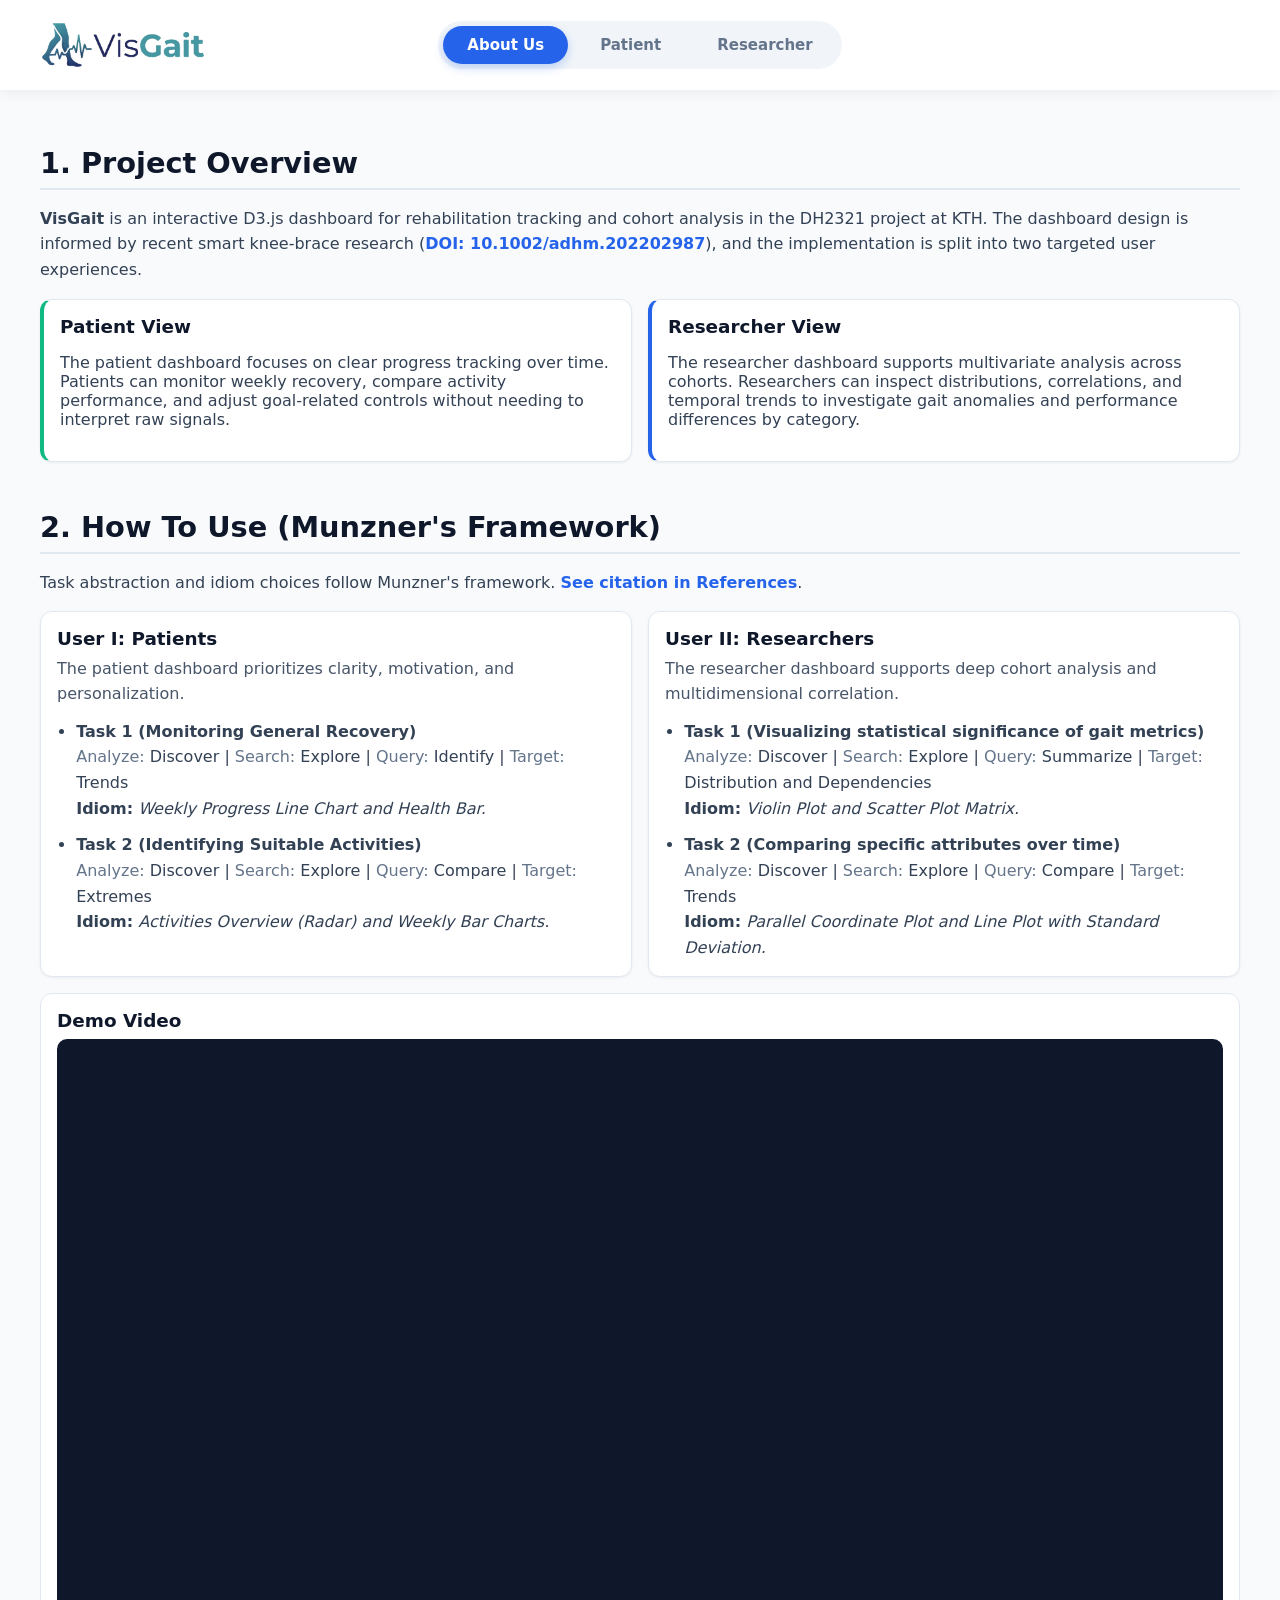
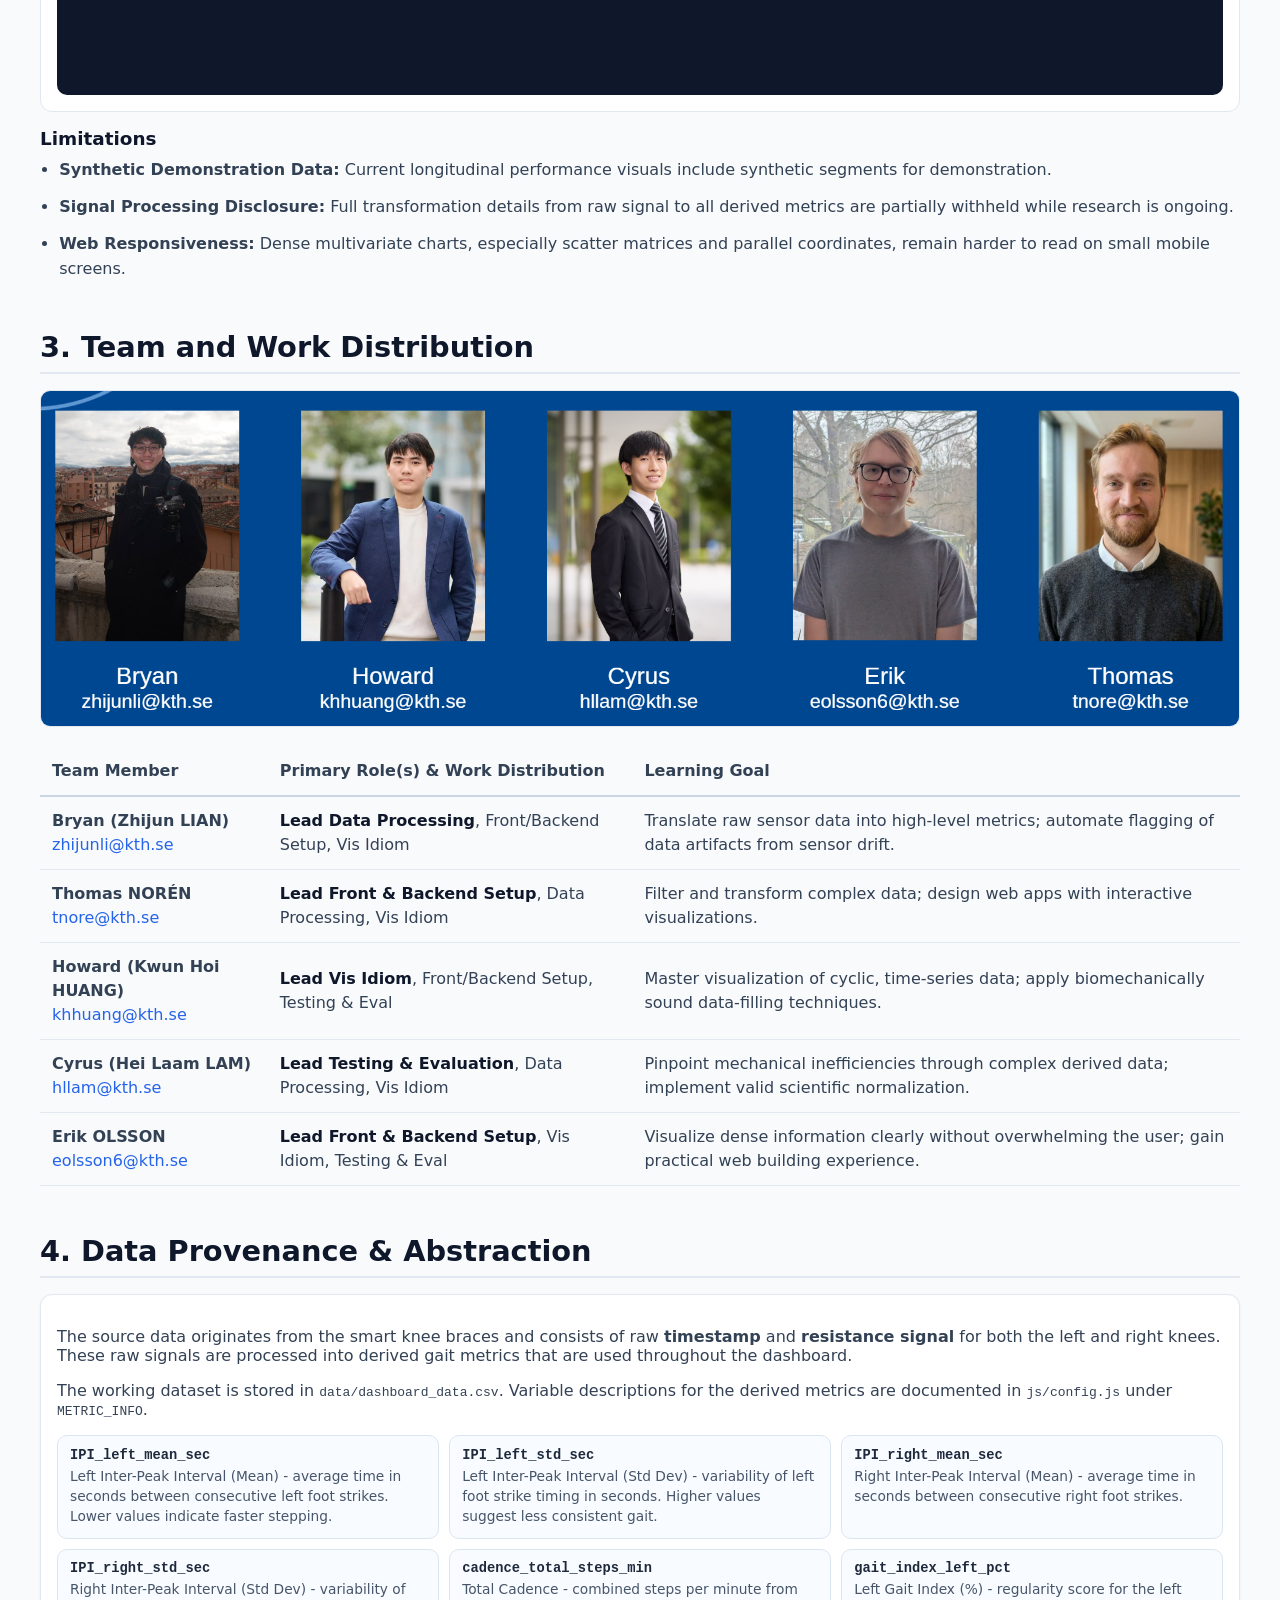
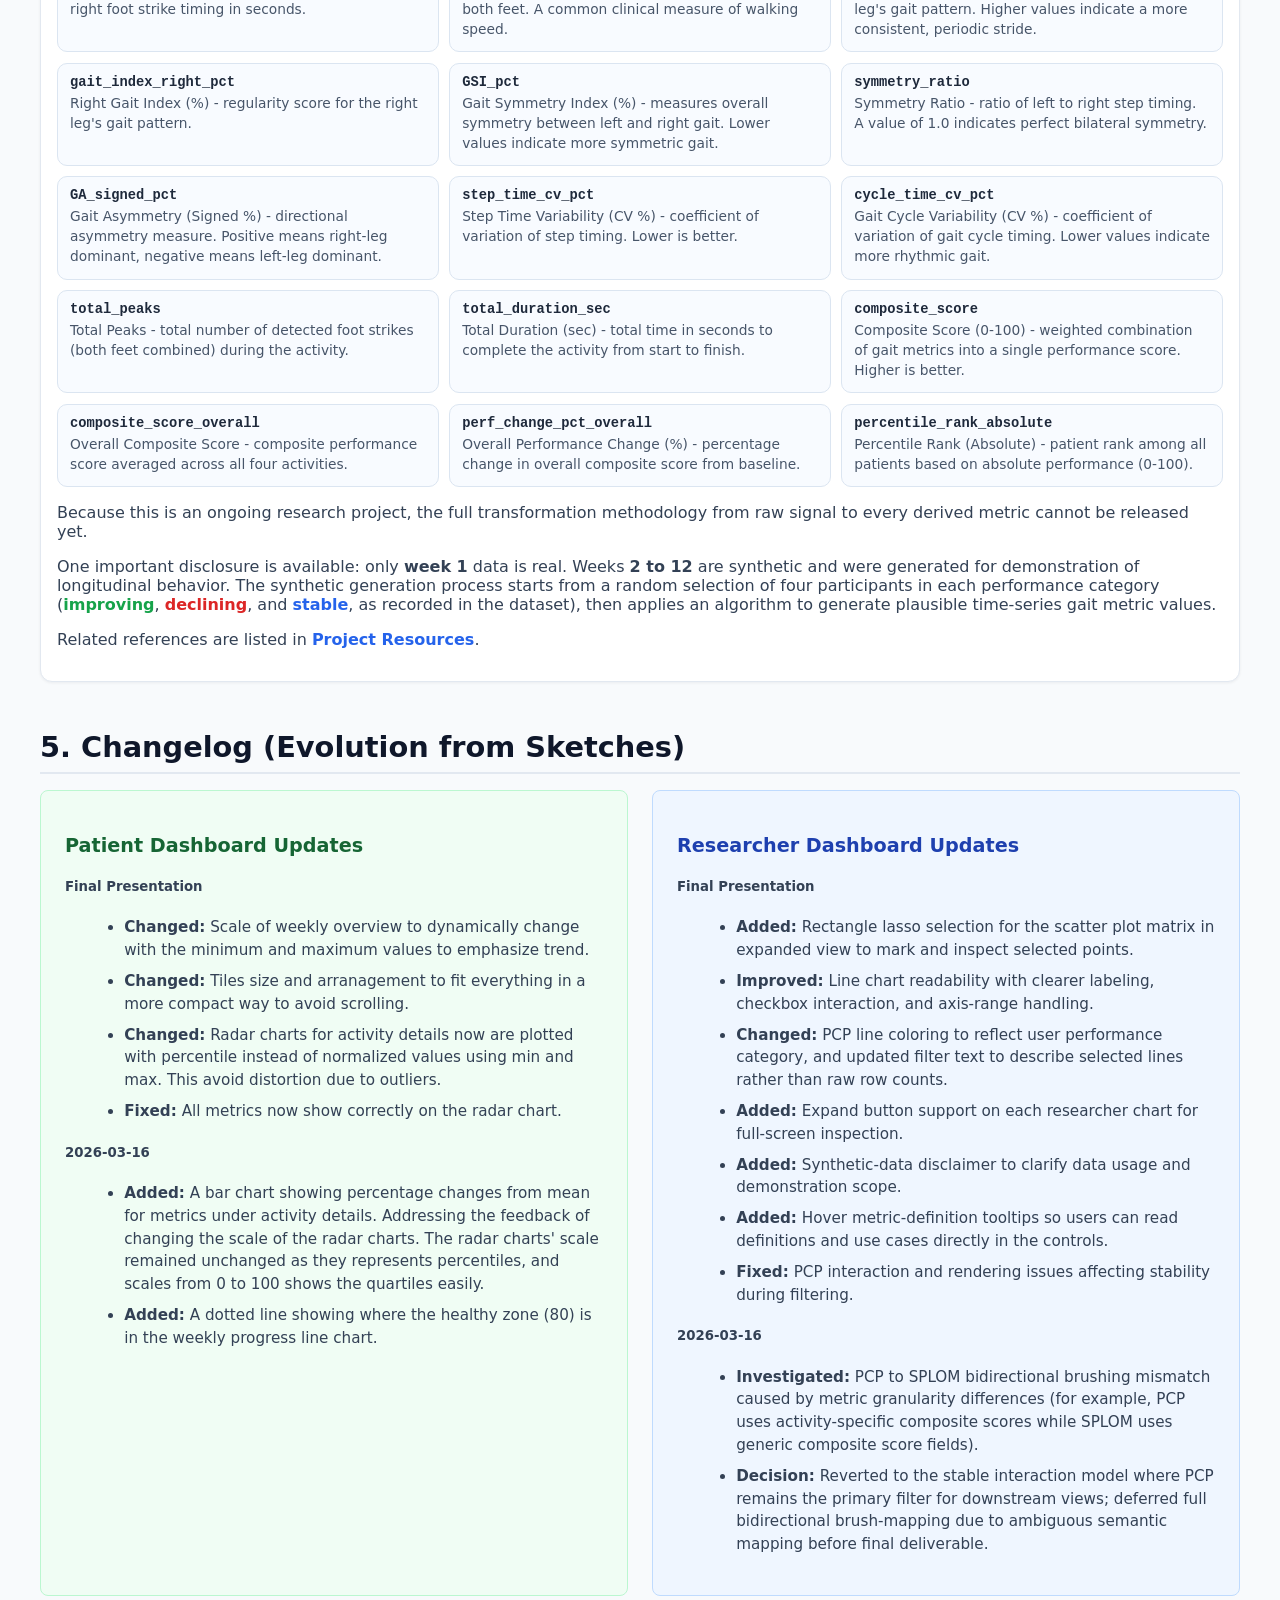
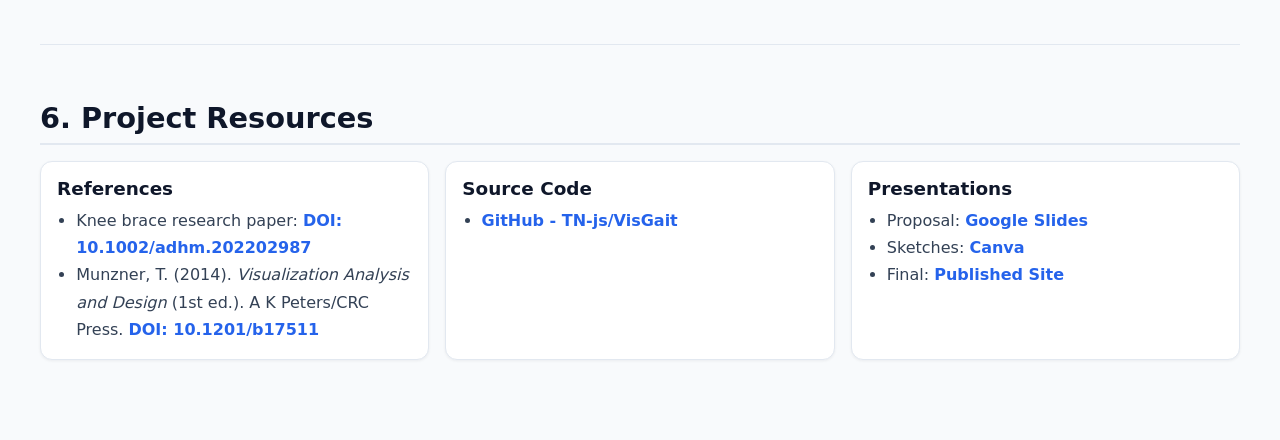
<file: index.html>
<!DOCTYPE html>
<html lang="en">
<head>
    <meta charset="UTF-8">
    <meta name="viewport" content="width=device-width, initial-scale=1.0">
    <title>VisGait - About Us</title>
    <link rel="stylesheet" href="css/styles.css">
</head>
<body>
    <div id="header-placeholder"></div>

<main class="visgait-about-body">
  
  <!-- 1. Project Overview -->
  <section id="project-overview" class="about-section">
    <h2 class="about-section-title">1. Project Overview</h2>
    <p class="about-intro-text">
      <strong>VisGait</strong> is an interactive D3.js dashboard for rehabilitation tracking and cohort analysis in the DH2321 project at KTH.
      The dashboard design is informed by recent smart knee-brace research
      (<a href="https://doi.org/10.1002/adhm.202202987" target="_blank" rel="noopener noreferrer" class="about-link" aria-label="Smart knee brace paper DOI reference">DOI: 10.1002/adhm.202202987</a>),
      and the implementation is split into two targeted user experiences.
    </p>

    <div class="about-grid-2col">
      <article class="about-card about-card-patient">
        <h3 class="about-card-title">Patient View</h3>
        <p>
          The patient dashboard focuses on clear progress tracking over time. Patients can monitor weekly recovery,
          compare activity performance, and adjust goal-related controls without needing to interpret raw signals.
        </p>
      </article>

      <article class="about-card about-card-researcher">
        <h3 class="about-card-title">Researcher View</h3>
        <p>
          The researcher dashboard supports multivariate analysis across cohorts. Researchers can inspect distributions,
          correlations, and temporal trends to investigate gait anomalies and performance differences by category.
        </p>
      </article>
    </div>
  </section>

  <!-- 2. How To Use -->
  <section id="how-to-use" class="about-section">
    <h2 class="about-section-title">2. How To Use (Munzner's Framework)</h2>
    <p class="about-intro-text">
      Task abstraction and idiom choices follow Munzner's framework.
      <a href="#ref-munzner" class="about-link" aria-label="Jump to Munzner reference">See citation in References</a>.
    </p>

    <div class="about-grid-2col">
      <article class="about-card">
        <h3 class="about-card-title">User I: Patients</h3>
        <p class="about-card-subtitle">The patient dashboard prioritizes clarity, motivation, and personalization.</p>
        <ul class="about-list">
          <li>
            <strong>Task 1 (Monitoring General Recovery)</strong><br>
            <span class="about-meta-label">Analyze:</span> Discover |
            <span class="about-meta-label">Search:</span> Explore |
            <span class="about-meta-label">Query:</span> Identify |
            <span class="about-meta-label">Target:</span> Trends<br>
            <strong>Idiom:</strong> <em>Weekly Progress Line Chart and Health Bar.</em>
          </li>
          <li>
            <strong>Task 2 (Identifying Suitable Activities)</strong><br>
            <span class="about-meta-label">Analyze:</span> Discover |
            <span class="about-meta-label">Search:</span> Explore |
            <span class="about-meta-label">Query:</span> Compare |
            <span class="about-meta-label">Target:</span> Extremes<br>
            <strong>Idiom:</strong> <em>Activities Overview (Radar) and Weekly Bar Charts.</em>
          </li>
        </ul>
      </article>

      <article class="about-card">
        <h3 class="about-card-title">User II: Researchers</h3>
        <p class="about-card-subtitle">The researcher dashboard supports deep cohort analysis and multidimensional correlation.</p>
        <ul class="about-list">
          <li>
            <strong>Task 1 (Visualizing statistical significance of gait metrics)</strong><br>
            <span class="about-meta-label">Analyze:</span> Discover |
            <span class="about-meta-label">Search:</span> Explore |
            <span class="about-meta-label">Query:</span> Summarize |
            <span class="about-meta-label">Target:</span> Distribution and Dependencies<br>
            <strong>Idiom:</strong> <em>Violin Plot and Scatter Plot Matrix.</em>
          </li>
          <li>
            <strong>Task 2 (Comparing specific attributes over time)</strong><br>
            <span class="about-meta-label">Analyze:</span> Discover |
            <span class="about-meta-label">Search:</span> Explore |
            <span class="about-meta-label">Query:</span> Compare |
            <span class="about-meta-label">Target:</span> Trends<br>
            <strong>Idiom:</strong> <em>Parallel Coordinate Plot and Line Plot with Standard Deviation.</em>
          </li>
        </ul>
      </article>
    </div>

    <div class="about-video-block">
      <h3 class="about-card-title">Demo Video</h3>
      <div class="about-video-frame">
        <iframe
          src="https://www.youtube.com/embed/R4VXUkeM1KU"
          title="VisGait Demo Video"
          loading="lazy"
          allow="accelerometer; autoplay; clipboard-write; encrypted-media; gyroscope; picture-in-picture; web-share"
          referrerpolicy="strict-origin-when-cross-origin"
          allowfullscreen></iframe>
      </div>
    </div>

    <div class="about-limitations">
      <h3 class="about-card-title">Limitations</h3>
      <ul class="about-list">
        <li><strong>Synthetic Demonstration Data:</strong> Current longitudinal performance visuals include synthetic segments for demonstration.</li>
        <li><strong>Signal Processing Disclosure:</strong> Full transformation details from raw signal to all derived metrics are partially withheld while research is ongoing.</li>
        <li><strong>Web Responsiveness:</strong> Dense multivariate charts, especially scatter matrices and parallel coordinates, remain harder to read on small mobile screens.</li>
      </ul>
    </div>
  </section>

  <!-- 3. Team and Role -->
  <section id="team-roles" style="margin-bottom: 3rem;">
    <h2 style="font-size: 1.8rem; font-weight: 700; color: #0f172a; border-bottom: 2px solid #e2e8f0; padding-bottom: 0.5rem; margin-bottom: 1rem;">3. Team and Work Distribution</h2>
    <div style="margin-bottom: 1.25rem; border: 1px solid #e2e8f0; border-radius: 10px; overflow: hidden; background: #ffffff;">
      <img
        src="images/DH2321 Final Presentation.png"
        alt="DH2321 Final Presentation"
        style="display: block; width: 100%; height: auto;">
    </div>
    <div style="overflow-x: auto;">
      <table style="width: 100%; border-collapse: collapse; text-align: left; line-height: 1.5;">
        <thead>
          <tr style="background-color: #f8fafc; border-bottom: 2px solid #cbd5e1;">
            <th style="padding: 12px;">Team Member</th>
            <th style="padding: 12px;">Primary Role(s) & Work Distribution</th>
            <th style="padding: 12px;">Learning Goal</th>
          </tr>
        </thead>
        <tbody>
          <tr style="border-bottom: 1px solid #e2e8f0;">
            <td style="padding: 12px;"><strong>Bryan (Zhijun LIAN)</strong><br><a href="mailto:zhijunli@kth.se" style="color: #2563eb; text-decoration: none;">zhijunli@kth.se</a></td>
            <td style="padding: 12px;"><span style="color:#0f172a; font-weight:600;">Lead Data Processing</span>, Front/Backend Setup, Vis Idiom</td>
            <td style="padding: 12px;">Translate raw sensor data into high-level metrics; automate flagging of data artifacts from sensor drift.</td>
          </tr>
          <tr style="border-bottom: 1px solid #e2e8f0;">
            <td style="padding: 12px;"><strong>Thomas NORÉN</strong><br><a href="mailto:tnore@kth.se" style="color: #2563eb; text-decoration: none;">tnore@kth.se</a></td>
            <td style="padding: 12px;"><span style="color:#0f172a; font-weight:600;">Lead Front & Backend Setup</span>, Data Processing, Vis Idiom</td>
            <td style="padding: 12px;">Filter and transform complex data; design web apps with interactive visualizations.</td>
          </tr>
          <tr style="border-bottom: 1px solid #e2e8f0;">
            <td style="padding: 12px;"><strong>Howard (Kwun Hoi HUANG)</strong><br><a href="mailto:khhuang@kth.se" style="color: #2563eb; text-decoration: none;">khhuang@kth.se</a></td>
            <td style="padding: 12px;"><span style="color:#0f172a; font-weight:600;">Lead Vis Idiom</span>, Front/Backend Setup, Testing & Eval</td>
            <td style="padding: 12px;">Master visualization of cyclic, time-series data; apply biomechanically sound data-filling techniques.</td>
          </tr>
          <tr style="border-bottom: 1px solid #e2e8f0;">
            <td style="padding: 12px;"><strong>Cyrus (Hei Laam LAM)</strong><br><a href="mailto:hllam@kth.se" style="color: #2563eb; text-decoration: none;">hllam@kth.se</a></td>
            <td style="padding: 12px;"><span style="color:#0f172a; font-weight:600;">Lead Testing & Evaluation</span>, Data Processing, Vis Idiom</td>
            <td style="padding: 12px;">Pinpoint mechanical inefficiencies through complex derived data; implement valid scientific normalization.</td>
          </tr>
          <tr style="border-bottom: 1px solid #e2e8f0;">
            <td style="padding: 12px;"><strong>Erik OLSSON</strong><br><a href="mailto:eolsson6@kth.se" style="color: #2563eb; text-decoration: none;">eolsson6@kth.se</a></td>
            <td style="padding: 12px;"><span style="color:#0f172a; font-weight:600;">Lead Front & Backend Setup</span>, Vis Idiom, Testing & Eval</td>
            <td style="padding: 12px;">Visualize dense information clearly without overwhelming the user; gain practical web building experience.</td>
          </tr>
        </tbody>
      </table>
    </div>
  </section>

  <!-- 4. Data -->
  <section id="data" class="about-section">
    <h2 class="about-section-title">4. Data Provenance & Abstraction</h2>
    <div class="about-card">
      <p>
        The source data originates from the smart knee braces and consists of raw <strong>timestamp</strong> and
        <strong>resistance signal</strong> for both the left and right knees. These raw signals are processed into
        derived gait metrics that are used throughout the dashboard.
      </p>
      <p>
        The working dataset is stored in <code>data/dashboard_data.csv</code>. Variable descriptions for the derived metrics
        are documented in <code>js/config.js</code> under <code>METRIC_INFO</code>.
      </p>
      <div class="about-metric-grid" aria-label="Metric descriptions sourced from METRIC_INFO">
        <article class="about-metric-card">
          <h4>IPI_left_mean_sec</h4>
          <p>Left Inter-Peak Interval (Mean) - average time in seconds between consecutive left foot strikes. Lower values indicate faster stepping.</p>
        </article>
        <article class="about-metric-card">
          <h4>IPI_left_std_sec</h4>
          <p>Left Inter-Peak Interval (Std Dev) - variability of left foot strike timing in seconds. Higher values suggest less consistent gait.</p>
        </article>
        <article class="about-metric-card">
          <h4>IPI_right_mean_sec</h4>
          <p>Right Inter-Peak Interval (Mean) - average time in seconds between consecutive right foot strikes.</p>
        </article>
        <article class="about-metric-card">
          <h4>IPI_right_std_sec</h4>
          <p>Right Inter-Peak Interval (Std Dev) - variability of right foot strike timing in seconds.</p>
        </article>
        <article class="about-metric-card">
          <h4>cadence_total_steps_min</h4>
          <p>Total Cadence - combined steps per minute from both feet. A common clinical measure of walking speed.</p>
        </article>
        <article class="about-metric-card">
          <h4>gait_index_left_pct</h4>
          <p>Left Gait Index (%) - regularity score for the left leg's gait pattern. Higher values indicate a more consistent, periodic stride.</p>
        </article>
        <article class="about-metric-card">
          <h4>gait_index_right_pct</h4>
          <p>Right Gait Index (%) - regularity score for the right leg's gait pattern.</p>
        </article>
        <article class="about-metric-card">
          <h4>GSI_pct</h4>
          <p>Gait Symmetry Index (%) - measures overall symmetry between left and right gait. Lower values indicate more symmetric gait.</p>
        </article>
        <article class="about-metric-card">
          <h4>symmetry_ratio</h4>
          <p>Symmetry Ratio - ratio of left to right step timing. A value of 1.0 indicates perfect bilateral symmetry.</p>
        </article>
        <article class="about-metric-card">
          <h4>GA_signed_pct</h4>
          <p>Gait Asymmetry (Signed %) - directional asymmetry measure. Positive means right-leg dominant, negative means left-leg dominant.</p>
        </article>
        <article class="about-metric-card">
          <h4>step_time_cv_pct</h4>
          <p>Step Time Variability (CV %) - coefficient of variation of step timing. Lower is better.</p>
        </article>
        <article class="about-metric-card">
          <h4>cycle_time_cv_pct</h4>
          <p>Gait Cycle Variability (CV %) - coefficient of variation of gait cycle timing. Lower values indicate more rhythmic gait.</p>
        </article>
        <article class="about-metric-card">
          <h4>total_peaks</h4>
          <p>Total Peaks - total number of detected foot strikes (both feet combined) during the activity.</p>
        </article>
        <article class="about-metric-card">
          <h4>total_duration_sec</h4>
          <p>Total Duration (sec) - total time in seconds to complete the activity from start to finish.</p>
        </article>
        <article class="about-metric-card">
          <h4>composite_score</h4>
          <p>Composite Score (0-100) - weighted combination of gait metrics into a single performance score. Higher is better.</p>
        </article>
        <article class="about-metric-card">
          <h4>composite_score_overall</h4>
          <p>Overall Composite Score - composite performance score averaged across all four activities.</p>
        </article>
        <article class="about-metric-card">
          <h4>perf_change_pct_overall</h4>
          <p>Overall Performance Change (%) - percentage change in overall composite score from baseline.</p>
        </article>
        <article class="about-metric-card">
          <h4>percentile_rank_absolute</h4>
          <p>Percentile Rank (Absolute) - patient rank among all patients based on absolute performance (0-100).</p>
        </article>
      </div>
      <p>
        Because this is an ongoing research project, the full transformation methodology from raw signal to every derived
        metric cannot be released yet.
      </p>
      <p>
        One important disclosure is available: only <strong>week 1</strong> data is real. Weeks <strong>2 to 12</strong> are
        synthetic and were generated for demonstration of longitudinal behavior. The synthetic generation process starts from
        a random selection of four participants in each performance category
        (<strong class="about-status about-status-improving">improving</strong>,
        <strong class="about-status about-status-declining">declining</strong>, and
        <strong class="about-status about-status-stable">stable</strong>, as recorded in the dataset), then applies an algorithm to generate plausible time-series
        gait metric values.
      </p>
      <p>
        Related references are listed in
        <a href="#project-resources" class="about-link" aria-label="Jump to project resources section">Project Resources</a>.
      </p>
    </div>
  </section>

  <!-- 5. Changelog -->
  <section id="changelog" style="margin-bottom: 3rem;">
    <h2 style="font-size: 1.8rem; font-weight: 700; color: #0f172a; border-bottom: 2px solid #e2e8f0; padding-bottom: 0.5rem; margin-bottom: 1rem;">5. Changelog (Evolution from Sketches)</h2>
    <div style="display: grid; grid-template-columns: repeat(auto-fit, minmax(300px, 1fr)); gap: 1.5rem;">
      
      <!-- Patient Features -->
      <div style="background-color: #f0fdf4; padding: 1.5rem; border-radius: 8px; border: 1px solid #bbf7d0;">
        <h3 style="font-size: 1.2rem; font-weight: 700; color: #166534; margin-bottom: 1rem;">Patient Dashboard Updates</h3>
        <h5>Final Presentation</h5>
        <ul style="list-style-type: disc; margin-left: 1.2rem; line-height: 1.5; color: #334155; font-size: 0.95rem; display: flex; flex-direction: column; gap: 0.5rem;">
          <li><strong>Changed:</strong> Scale of weekly overview to dynamically change with the minimum and maximum values to emphasize trend.</li>
          <li><strong>Changed:</strong> Tiles size and arranagement to fit everything in a more compact way to avoid scrolling.</li>
          <li><strong>Changed:</strong> Radar charts for activity details now are plotted with percentile instead of normalized values using min and max. This avoid distortion due to outliers.</li>
          <li><strong>Fixed:</strong> All metrics now show correctly on the radar chart.</li>
        </ul>
        <h5>2026-03-16</h5>
        <ul style="list-style-type: disc; margin-left: 1.2rem; line-height: 1.5; color: #334155; font-size: 0.95rem; display: flex; flex-direction: column; gap: 0.5rem;">
          <li><strong>Added:</strong> A bar chart showing percentage changes from mean for metrics under activity details. Addressing the feedback of changing the scale of the radar charts. The radar charts' scale remained unchanged as they represents percentiles, and scales from 0 to 100 shows the quartiles easily.</li>
          <li><strong>Added:</strong> A dotted line showing where the healthy zone (80) is in the weekly progress line chart.</li>
        </ul>
      </div>

      <!-- Researcher Features -->
      <div style="background-color: #eff6ff; padding: 1.5rem; border-radius: 8px; border: 1px solid #bfdbfe;">
        <h3 style="font-size: 1.2rem; font-weight: 700; color: #1e40af; margin-bottom: 1rem;">Researcher Dashboard Updates</h3>
        <h5>Final Presentation</h5>
        <ul style="list-style-type: disc; margin-left: 1.2rem; line-height: 1.5; color: #334155; font-size: 0.95rem; display: flex; flex-direction: column; gap: 0.5rem;">
          <li><strong>Added:</strong> Rectangle lasso selection for the scatter plot matrix in expanded view to mark and inspect selected points.</li>
          <li><strong>Improved:</strong> Line chart readability with clearer labeling, checkbox interaction, and axis-range handling.</li>
          <li><strong>Changed:</strong> PCP line coloring to reflect user performance category, and updated filter text to describe selected lines rather than raw row counts.</li>
          <li><strong>Added:</strong> Expand button support on each researcher chart for full-screen inspection.</li>
          <li><strong>Added:</strong> Synthetic-data disclaimer to clarify data usage and demonstration scope.</li>
          <li><strong>Added:</strong> Hover metric-definition tooltips so users can read definitions and use cases directly in the controls.</li>
          <li><strong>Fixed:</strong> PCP interaction and rendering issues affecting stability during filtering.</li>
        </ul>
        <h5>2026-03-16</h5>
        <ul style="list-style-type: disc; margin-left: 1.2rem; line-height: 1.5; color: #334155; font-size: 0.95rem; display: flex; flex-direction: column; gap: 0.5rem;">
          <li><strong>Investigated:</strong> PCP to SPLOM bidirectional brushing mismatch caused by metric granularity differences (for example, PCP uses activity-specific composite scores while SPLOM uses generic composite score fields).</li>
          <li><strong>Decision:</strong> Reverted to the stable interaction model where PCP remains the primary filter for downstream views; deferred full bidirectional brush-mapping due to ambiguous semantic mapping before final deliverable.</li>
        </ul>
      </div>
    </div>
  </section>

  <!-- 6. Project Resources -->
  <section id="project-resources" class="about-section about-resources-section">
    <h2 class="about-section-title">6. Project Resources</h2>

    <div class="about-grid-3col">
      <div class="about-card">
        <h3 class="about-card-title">References</h3>
        <ul class="about-resource-list">
          <li id="ref-knee-brace">
            Knee brace research paper:
            <a href="https://doi.org/10.1002/adhm.202202987" target="_blank" rel="noopener noreferrer" class="about-link">DOI: 10.1002/adhm.202202987</a>
          </li>
          <li id="ref-munzner">
            Munzner, T. (2014). <em>Visualization Analysis and Design</em> (1st ed.). A K Peters/CRC Press.
            <a href="https://doi.org/10.1201/b17511" target="_blank" rel="noopener noreferrer" class="about-link">DOI: 10.1201/b17511</a>
          </li>
        </ul>
      </div>

      <div class="about-card">
        <h3 class="about-card-title">Source Code</h3>
        <ul class="about-resource-list">
          <li>
            <a href="https://github.com/TN-js/VisGait" target="_blank" rel="noopener noreferrer" class="about-link">GitHub - TN-js/VisGait</a>
          </li>
        </ul>
      </div>

      <div class="about-card">
        <h3 class="about-card-title">Presentations</h3>
        <ul class="about-resource-list">
          <li>
            Proposal:
            <a href="https://docs.google.com/presentation/d/1yXMks2teuyLv_T2dyRLIfncBSLzHVV-ie-0U1XoPZWE/edit?slide=id.g3c2ec58f8aa_2_98#slide=id.g3c2ec58f8aa_2_98" target="_blank" rel="noopener noreferrer" class="about-link">Google Slides</a>
          </li>
          <li>
            Sketches:
            <a href="https://www.canva.com/design/DAHBCP5IWrk/De4llAQyx43CkCpfOMmkMw/edit" target="_blank" rel="noopener noreferrer" class="about-link">Canva</a>
          </li>
          <li>
            Final:
            <a href="https://tn-js.github.io/VisGait/index.html" target="_blank" rel="noopener noreferrer" class="about-link">Published Site</a>
          </li>
        </ul>
      </div>
    </div>
  </section>

</main>

    <script type="module" src="js/about-view.js"></script>
</body>
</html>
</file>
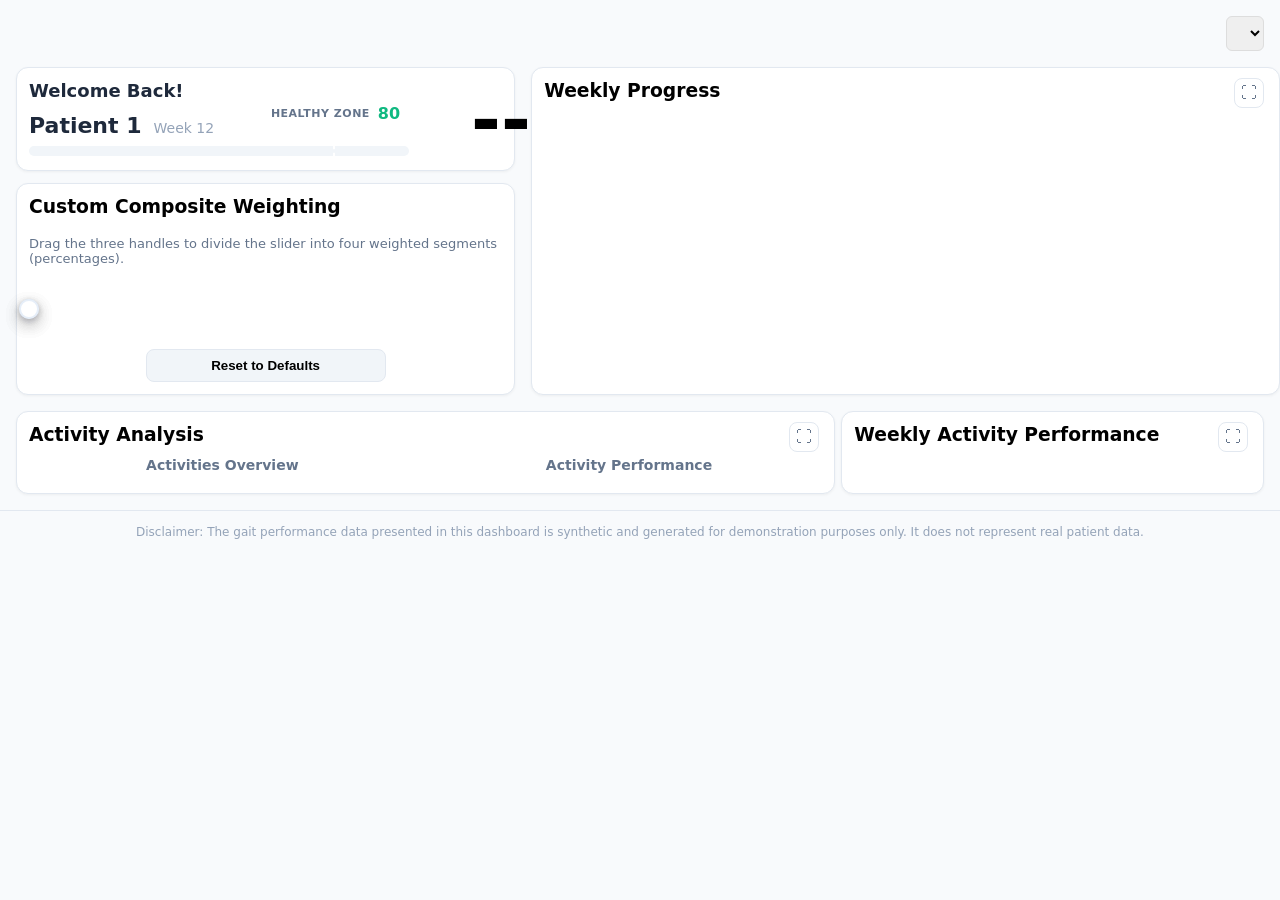
<file: patient.html>
<!DOCTYPE html>
<html lang="en">
<head>
    <meta charset="UTF-8">
    <meta name="viewport" content="width=device-width, initial-scale=1.0">
    <script src="https://d3js.org/d3.v7.min.js"></script>
    <title>VisGait - Patient Recovery</title>
    <link rel="stylesheet" href="css/styles.css">
</head>
<body>
    <div id="header-placeholder"></div>

    <main class="patient-content">        <div style="display:flex; justify-content:flex-end;">
            <select id="patient-select" style="padding: 8px; border-radius: 6px; border: 1px solid #ddd;"></select>
        </div>

        <section class="top-grid">
            <div class="left-column">
                <section class="summary-section viz-box">
                    <div class="summary-grid">
                        <div class="summary-left">
                            <div class="welcome-message">Welcome Back!</div>
                            <div class="score-header">
                                <span id="patient-name-header" class="patient-name-large">Patient 1</span>
                                <span id="week-display" class="week-label-small">Week 12</span>
                            </div>
                            <div class="score-row">
                                <div class="progress-container">
                                    <div id="health-bar" class="progress-bar"></div>
                                    <div class="threshold-marker" style="left: 80%; border-left: 2px dashed white;">
                                        <div class="threshold-top">
                                            <span class="healthy-zone-label">Healthy Zone</span>
                                            <span class="threshold-value-green">80</span>
                                        </div>
                                    </div>
                                </div>
                            </div>
                        </div>
                        <div class="summary-right">
                            <div class="score-display-large">
                                <span id="score-val-big" class="score-val-big">--</span>
                                <span class="score-max-grey">/100</span>
                            </div>
                        </div>
                    </div>
                </section>

                <div id="composite-weighting" class="viz-box">
                    <h3 style="margin-top:0;">Custom Composite Weighting</h3>
                    <p style="margin-top:0; color:#64748b; font-size:13px;">Drag the three handles to divide the slider into four weighted segments (percentages).</p>
                    <div id="weight-slider-root" style="margin-top:12px;">
                        <div id="weight-track" style="position:relative; height:36px; display:flex; align-items:center;">
                            <div id="seg-0" class="weight-seg" style="height:16px; border-radius:8px 0 0 8px;"></div>
                            <div id="seg-1" class="weight-seg" style="height:16px;"></div>
                            <div id="seg-2" class="weight-seg" style="height:16px;"></div>
                            <div id="seg-3" class="weight-seg" style="height:16px; border-radius:0 8px 8px 0;"></div>
                            <!-- invisible range inputs overlay -->
                            <input id="handle-1" class="weight-handle" type="range" min="1" max="99" step="1" value="25" />
                            <input id="handle-2" class="weight-handle" type="range" min="1" max="99" step="1" value="50" />
                            <input id="handle-3" class="weight-handle" type="range" min="1" max="99" step="1" value="75" />
                            <div id="thumb-1" class="weight-thumb" aria-hidden="true"></div>
                            <div id="thumb-2" class="weight-thumb" aria-hidden="true"></div>
                            <div id="thumb-3" class="weight-thumb" aria-hidden="true"></div>
                        </div>
                        <div style="margin-top:12px;">
                            <div id="weight-legend"></div>
                            <div style="margin-top:10px; display:flex; justify-content:center;">
                                <button id="reset-weights" style="background:#f1f5f9;border:1px solid #e2e8f0;padding:8px 12px;border-radius:8px;font-weight:700;cursor:pointer;width:240px;">Reset to Defaults</button>
                            </div>
                        </div>
                    </div>
                </div>

            </div>

            <div class="right-column">
                <div class="viz-box" style="height:100%;">
                    <button class="enlarge-btn" onclick="openEnlargedChart('line')">⛶</button>
                    <h3 style="margin:0 0 20px 0;">Weekly Progress</h3>
                    <div id="line-chart"></div>
                </div>
            </div>
        </section>
            <div class="combined-row" style="grid-column: 1 / -1; display:flex; gap:6px; margin-top:0px; align-items:stretch;">
                <div class="viz-box" style="flex:2; display:flex; flex-direction:column;">
                    <div style="display:flex; justify-content:space-between; align-items:center;">
                        <h3 style="margin:0 0 12px 0;">Activity Analysis</h3>
                        <button class="enlarge-btn" onclick="openEnlargedChart('radar-combined')">⛶</button>
                    </div>
                    <div style="flex:1; display:flex; gap:20px; align-items:center; justify-content:center;">
                        <div style="flex:1; display:flex; flex-direction:column; align-items:center;">
                            <h4 style="margin:0 0 8px 0; font-size:14px; color:#64748b;">Activities Overview</h4>
                            <div id="radar-activities" style="flex:1; display:flex; align-items:center; justify-content:center;"></div>
                        </div>
                        <div style="flex:1; display:flex; flex-direction:column; align-items:center;">
                            <h4 id="radar-metrics-title" style="margin:0 0 8px 0; font-size:14px; color:#64748b;">Activity Performance</h4>
                            <div id="radar-metrics" style="flex:1; display:flex; align-items:center; justify-content:center;"></div>
                        </div>
                    </div>
                </div>

                <div class="viz-box" id="weekly-activity-box" style="flex:1; display:flex; flex-direction:column;">
                    <div style="display:flex; justify-content:space-between; align-items:center;">
                        <h3 style="margin:0 0 12px 0;">Weekly Activity Performance</h3>
                        <button class="enlarge-btn" onclick="openEnlargedChart('weekly')">⛶</button>
                    </div>
                    <div id="activity-bars-container" style="display:flex; flex-direction:column; gap:6px; padding:10px; flex:1; justify-content:center;">
                    </div>
                </div>
            </div>
    </main>

    <footer class="disclaimer-footer">
        Disclaimer: The gait performance data presented in this dashboard is synthetic and generated for demonstration purposes only. It does not represent real patient data.
    </footer>

    <div id="chart-modal" class="modal">
        <div class="modal-content">
            <span class="close-modal" onclick="closeModal()">&times;</span>
            <h2 id="modal-title" style="margin-top:0; color:#1e293b;">Detailed View</h2>
            <div id="modal-chart-container" style="flex:1; display:flex; justify-content:center; align-items:center;"></div>
        </div>
    </div>

    <script type="module" src="js/main.js"></script>
    <script type="module" src="js/patient-view.js"></script>

    <script>
        function openEnlargedChart(type) {
            window.dispatchEvent(new CustomEvent('openModal', { detail: { type } }));
        }
        function closeModal() {
            document.getElementById('chart-modal').style.display = 'none';
        }
    </script>
</body>
</html>
</file>
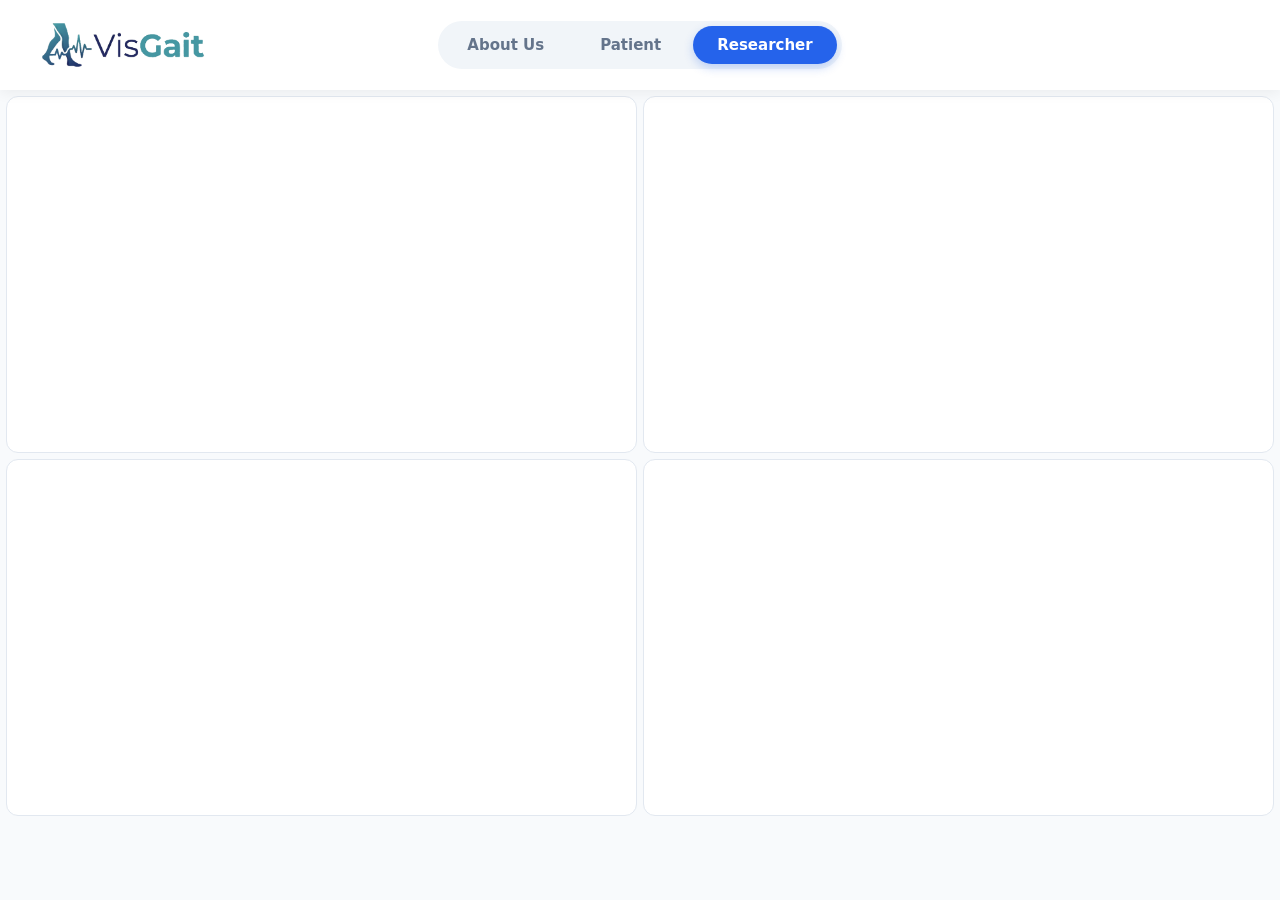
<file: researcher.html>
<!DOCTYPE html>
<html lang="en">
<head>
    <meta charset="UTF-8">
    <meta name="viewport" content="width=device-width, initial-scale=1.0">
    <script src="https://accounts.google.com/gsi/client" async defer></script>
    <script src="https://d3js.org/d3.v7.min.js"></script>
    <title>VisGait - Researcher View</title>
    <link rel="stylesheet" href="css/styles.css?v0.0.2">
</head>
<body>
    <div id="header-placeholder"></div>

    <main class="researcher-content">
        <div class="researcher-box">
            <div class="parallel-coord-plot" id="parallel-coord-plot"></div>
            <div class="line-plot-with-std" id="line-plot-with-std"></div>
            <div class="scatter-plot-matrix" id="scatter-plot-matrix"></div>
            <div class="violin-plot" id="violin-plot"></div>
        </div>
    </main>

    <!-- <div class="footer">
        <h2>footer</h2>
    </div> -->

    <div id="vis-tooltip" class="vis-tooltip"></div>
    <script src="js/researcher-view.js"></script>
</body>
</html>
</file>
<file: css/styles.css>
/* --- General Layout & Typography --- */
body {
        height: auto;
        overflow-y: auto;
        font-family: 'Inter', system-ui, -apple-system, sans-serif;
        background-color: #f8fafc; /* Lighter, modern professional background */
        margin: 0;
}

/* --- About Page --- */
.visgait-about-body {
    max-width: 1200px;
    margin: 0 auto;
    padding: 2rem 1rem;
    color: #334155;
    font-family: "Inter", system-ui, -apple-system, sans-serif;
}

.about-section {
    margin-bottom: 3rem;
}

.about-section-title {
    font-size: 1.8rem;
    font-weight: 700;
    color: #0f172a;
    border-bottom: 2px solid #e2e8f0;
    padding-bottom: 0.5rem;
    margin-bottom: 1rem;
}

.about-intro-text {
    line-height: 1.6;
    margin-bottom: 1rem;
}

.about-grid-2col {
    display: grid;
    grid-template-columns: repeat(2, minmax(0, 1fr));
    gap: 1rem;
}

.about-grid-3col {
    display: grid;
    grid-template-columns: repeat(3, minmax(0, 1fr));
    gap: 1rem;
}

.about-card {
    background: #ffffff;
    border: 1px solid #e2e8f0;
    border-radius: 12px;
    padding: 1rem;
    box-shadow: 0 1px 3px rgba(15, 23, 42, 0.06);
}

.about-card-patient {
    border-left: 4px solid #10b981;
}

.about-card-researcher {
    border-left: 4px solid #2563eb;
}

.about-card-title {
    margin: 0 0 0.5rem;
    font-size: 1.15rem;
    color: #0f172a;
}

.about-card-subtitle {
    margin: 0 0 0.75rem;
    color: #475569;
    line-height: 1.55;
}

.about-list {
    margin: 0;
    padding-left: 1.2rem;
    line-height: 1.6;
    display: flex;
    flex-direction: column;
    gap: 0.7rem;
}

.about-meta-label {
    color: #64748b;
}

.about-video-block {
    margin-top: 1rem;
    background: #ffffff;
    border: 1px solid #e2e8f0;
    border-radius: 12px;
    padding: 1rem;
}

.about-video-caption {
    margin: 0 0 0.75rem;
    color: #64748b;
    font-size: 0.95rem;
}

.about-video-frame {
    position: relative;
    width: 100%;
    aspect-ratio: 16 / 9;
    border-radius: 10px;
    overflow: hidden;
    background: #0f172a;
}

.about-video-frame iframe {
    position: absolute;
    inset: 0;
    width: 100%;
    height: 100%;
    border: 0;
}

.about-limitations {
    margin-top: 1rem;
}

.about-link {
    color: #2563eb;
    text-decoration: none;
    font-weight: 600;
}

.about-link:hover {
    text-decoration: underline;
}

.about-resources-section {
    border-top: 1px solid #e2e8f0;
    padding-top: 2rem;
}

.about-resource-list {
    margin: 0;
    padding-left: 1.2rem;
    line-height: 1.7;
}

.about-metric-grid {
    margin: 0.75rem 0 1rem;
    display: grid;
    grid-template-columns: repeat(3, minmax(0, 1fr));
    gap: 0.65rem;
}

.about-metric-card {
    border: 1px solid #dbe5f1;
    background: #f8fbff;
    border-radius: 10px;
    padding: 0.7rem 0.75rem;
}

.about-metric-card h4 {
    margin: 0 0 0.25rem;
    font-size: 0.86rem;
    color: #1e293b;
    font-family: "Consolas", "Courier New", monospace;
    overflow-wrap: anywhere;
}

.about-metric-card p {
    margin: 0;
    font-size: 0.86rem;
    line-height: 1.45;
    color: #475569;
}

.about-status {
    font-weight: 700;
}

.about-status-improving {
    color: #16a34a;
}

.about-status-declining {
    color: #dc2626;
}

.about-status-stable {
    color: #2563eb;
}

@media (max-width: 980px) {
    .about-grid-3col {
        grid-template-columns: 1fr;
    }

    .about-metric-grid {
        grid-template-columns: repeat(2, minmax(0, 1fr));
    }
}

@media (max-width: 840px) {
    .about-grid-2col {
        grid-template-columns: 1fr;
    }

    .about-metric-grid {
        grid-template-columns: 1fr;
    }
}

.patient-content {
    padding: 16px;
    display: flex;
    flex-direction: column;
    gap: 16px;
}

/* --- Professional Header (Three-Column Centered Layout) --- */
.header {
    display: flex;
    align-items: center;
    justify-content: space-between;
    padding: 10px 40px;
    background-color: #ffffff;
    box-shadow: 0 4px 12px rgba(0, 0, 0, 0.05);
    height: 70px;
    position: sticky;
    top: 0;
    z-index: 1000;
}

/* Left: Logo */
.header .title {
    flex: 1; 
    display: flex;
    justify-content: flex-start;
}

.header-logo {
    height: 50px;
    width: auto;
}

/* Middle: Navigation Pills */
.header .tab-switcher {
    flex: 0 0 auto;
    display: flex;
    gap: 8px;
    background-color: #f1f5f9;
    padding: 5px;
    border-radius: 50px;
}

.tab-button {
    text-decoration: none;
    padding: 10px 24px;
    border-radius: 40px;
    font-size: 15px;
    font-weight: 600;
    color: #64748b;
    transition: all 0.2s ease;
    display: inline-flex;
    align-items: center;
    justify-content: center;
}

.tab-button:hover:not(.active) {
    color: #1e293b;
    background-color: #e2e8f0;
}

.tab-button.active {
    background: #2563eb; /* Primary Blue */
    color: #ffffff;
    box-shadow: 0 4px 10px rgba(37, 99, 235, 0.25);
}

/* Right: Balance Spacer */
.header .header-right {
    flex: 1;
    display: flex;
    justify-content: flex-end;
}

/* --- Dashboard Visualization Boxes --- */
.viz-box, .combined-radar-frame {
    position: relative; /* Context for enlarge button */
    background: white;
    border: 1px solid #e2e8f0;
    border-radius: 12px;
    padding: 12px;
    box-shadow: 0 1px 3px rgba(0,0,0,0.05);
}

/* Ensure viz boxes fill vertical space when placed in a grid row */
.viz-box {
    display: flex;
    flex-direction: column;
}

.viz-row {
    display: flex;
    flex-direction: column;
    gap: 16px;
}

/* Top two-column layout: left stacked (summary + weighting), right spanning column for the chart */
.top-grid {
    display: grid;
    grid-template-columns: 40% 60%;
    gap: 16px;
    align-items: stretch;
}
.top-grid .left-column {
    display: flex;
    flex-direction: column;
    gap: 12px;
}
.top-grid .right-column {
    display: flex;
    flex-direction: column;
    gap: 12px;
}

/* Ensure the right viz box fills the full height of the left stacked column */
.top-grid .right-column > .viz-box {
    height: 100%;
    align-self: stretch;
}

@media (max-width: 900px) {
    .top-grid {
        grid-template-columns: 1fr;
    }
    .top-grid .right-column {
        order: 3;
    }
}

.combined-radar-frame {
    display: flex;
    flex-direction: row;
    min-height: 320px;
    gap: 20px;
}

.radar-column {
    flex: 1;
    display: flex;
    flex-direction: column;
    align-items: center;
}

.radar-column:first-child {
    border-right: 1px solid #f1f5f9;
}

.radar-scale-label {
    font-size: 11px;
    font-weight: 600;
    fill: #94a3b8;
}

/* --- Patient Score Summary Section --- */
.score-header {
    display: flex;
    align-items: baseline;
    gap: 12px;
}

.welcome-message {
    font-size: 18px;
    font-weight: 700;
    color: #1e293b;
    margin-bottom: 4px;
}

.patient-name-large {
    font-size: 22px;
    font-weight: 800;
    color: #1e293b;
    margin: 0;
}

.week-label-small {
    font-size: 14px;
    color: #94a3b8;
    font-weight: 500;
}

.score-display-large {
    display: flex;
    align-items: baseline;
    margin-top: 6px;
}

.score-val-big {
    font-size: 72px;
    font-weight: 800;
}

.score-max-grey {
    color: #cbd5e1;
    font-size: 14px;
    margin-left: 8px;
}

/* Constrain the score row so the progress bar doesn't span full width */
.score-row {
    display: flex;
    align-items: center;
    gap: 12px;
}
.score-row .score-display-large {
    margin-top: 0;
    flex: 0 0 auto;
}
.score-row .progress-container {
    flex: 0 0 380px;
    width: 380px;
    margin: 0; /* override vertical margin to keep row compact */
}

@media (max-width: 700px) {
    .score-row {
        flex-direction: column;
        align-items: flex-start;
        gap: 8px;
    }
    .score-row .progress-container {
        width: 100%;
        flex: 1 1 auto;
    }
}

/* Highlighted summary box when score changes: we color the background and adjust inner text/labels */
.summary-section {
    transition: background-color 250ms ease, color 250ms ease, border-color 250ms ease;
}
.summary-section .score-max-grey {
    color: rgba(15,23,42,0.65); /* default subdued */
}
.summary-section[style] .score-max-grey {
    /* when inline style applied (background set via JS) increase contrast */
    color: rgba(255,255,255,0.9);
}
.summary-section[style] .healthy-zone-label,
.summary-section[style] .threshold-value-green {
    color: rgba(255,255,255,0.9);
}
.summary-section[style] .welcome-message,
.summary-section[style] .patient-name-large,
.summary-section[style] .week-label-small {
    color: #ffffff;
}

/* Keep the progress bar visually readable on colored backgrounds */
.summary-section[style] .progress-container {
    background: rgba(255,255,255,0.18);
}
.summary-section[style] .progress-bar {
    background: rgba(255,255,255,0.9) !important;
}
.summary-section[style] .threshold-marker {
    border-left-color: rgba(255,255,255,0.9);
}

/* Layout for the summary: score on the right spanning vertically */
.summary-grid {
    display: grid;
    grid-template-columns: 1fr minmax(160px, 260px);
    gap: 12px;
    align-items: stretch;
}
.summary-grid .summary-left {
    display: flex;
    flex-direction: column;
    gap: 8px;
}
.summary-grid .summary-right {
    display: flex;
    align-items: center;
    justify-content: center;
}
.summary-grid .summary-right {
    position: relative;
}
.summary-grid .score-display-large {
    display: flex;
    flex-direction: row;
    align-items: baseline;
    justify-content: center;
    height: 100%;
    gap: 8px;
}
.score-val-big {
    font-size: 72px;
    line-height: 1;
}

/* Anchor the "/100" to the right edge of the summary box */
.summary-grid .summary-right .score-max-grey {
    position: absolute;
    right: 14px;
    bottom: 14px;
    top: auto;
    transform: none;
    font-size: 16px;
    color: rgba(255,255,255,0.9);
}

@media (max-width: 700px) {
    .summary-grid {
        grid-template-columns: 1fr;
    }
    .summary-grid .summary-right {
        order: 2;
        align-items: flex-start;
    }
    .summary-grid .summary-right .score-max-grey {
        position: static;
        transform: none;
        margin-left: 8px;
        font-size: 14px;
        color: rgba(15,23,42,0.65);
    }
}

/* Threshold / Progress Bar */
.progress-container {
    position: relative;
    width: 100%;
    height: 10px;
    background: #f1f5f9;
    border-radius: 50px;
    margin: 18px 0;
}

.progress-bar {
    height: 100%;
    border-radius: 12px;
    width: 0%; /* start collapsed to avoid initial jump animation */
    transition: width 1s ease, background-color 1s ease;
}

.threshold-marker {
    position: absolute;
    /* shorter extension above and below the progress bar */
    top: -12px;
    bottom: -12px;
    width: 1px;
    border-left: 2px dashed #334155;
    z-index: 6;
    pointer-events: none;
}

.threshold-marker .threshold-top {
    position: absolute;
    /* position the label just above the top of the dashed marker */
    top: -30px;
    left: 50%;
    transform: translateX(-50%);
    display: inline-flex;
    gap: 8px;
    align-items: center;
    white-space: nowrap;
    z-index: 7;
}

.threshold-marker .healthy-zone-label {
    color: #64748b;
    font-size: 11px;
    font-weight: 600;
    text-transform: uppercase;
    letter-spacing: 0.5px;
}

.threshold-marker .threshold-value-green {
    color: #10b981;
    font-weight: 700;
}

/* --- Interaction Elements --- */
.enlarge-btn {
    position: absolute;
    top: 10px;
    right: 15px;
    background: #ffffff;
    border: 1px solid #e2e8f0;
    border-radius: 8px;
    width: 30px;
    height: 30px;
    cursor: pointer;
    font-size: 16px;
    color: #64748b;
    display: flex;
    align-items: center;
    justify-content: center;
    transition: all 0.2s;
    z-index: 10;
}

.enlarge-btn:hover {
    background: #eff6ff;
    color: #2563eb;
    border-color: #bfdbfe;
    box-shadow: 0 4px 6px -1px rgba(0, 0, 0, 0.1);
}

/* --- Modal Overlay --- */
.modal {
    display: none;
    position: fixed;
    z-index: 2000; /* Behind tooltip, but above everything else */
    left: 0;
    top: 0;
    width: 100%;
    height: 100%;
    background-color: rgba(15, 23, 42, 0.9); /* Darker backdrop */
    backdrop-filter: blur(8px);
    justify-content: center;
    align-items: center;
}

.modal-content {
    background-color: #ffffff;
    padding: 40px;
    border-radius: 20px;
    width: 90%;
    height: 85%;
    position: relative;
    display: flex;
    flex-direction: column;
    box-shadow: 0 25px 50px -12px rgba(0, 0, 0, 0.5);
}

.close-modal {
    position: absolute;
    top: 20px;
    right: 30px;
    z-index: 3100; /* Keep X above fullscreen plot content */
    color: #94a3b8;
    font-size: 35px;
    font-weight: bold;
    cursor: pointer;
    transition: color 0.2s;
    background: rgba(255, 255, 255, 0.96);
    width: 34px;
    height: 34px;
    line-height: 1;
    border-radius: 999px;
    display: flex;
    align-items: center;
    justify-content: center;
}

.close-modal:hover {
    color: #f43f5e;
}

#modal-chart-container {
    flex: 1;
    width: 100%;
    height: 100%;
    display: flex;
    justify-content: center;
    align-items: center;
}

/* --- Tooltip (Top Layer) --- */
.d3-tooltip {
    position: absolute;
    padding: 8px 12px;
    background: #1e293b;
    color: #ffffff;
    border-radius: 6px;
    font-size: 12px;
    font-weight: 500;
    pointer-events: none;
    z-index: 3000; /* Ensure tooltip is visible even over the Modal */
    box-shadow: 0 10px 15px -3px rgba(0, 0, 0, 0.3);
}

/* --- Composite Weighting Slider --- */
.weight-seg {
    flex: 0 0 auto;
    width: 25%; /* initial; will be overridden by JS */
}

.weight-handle {
    position: absolute;
    left: 0;
    top: 0;
    bottom: 0;
    width: 100%;
    opacity: 0; /* hide native track, we only use the thumb value */
    pointer-events: none; /* disable native pointer handling to allow custom thumb dragging */
}

.weight-thumb {
    position: absolute;
    top: 50%;
    transform: translate(-50%, -50%);
    width: 16px;
    height: 16px;
    border-radius: 50%;
    background: #ffffff;
    border: 2px solid #e6eef8;
    box-shadow: 0 6px 18px rgba(2,6,23,0.12), 0 2px 6px rgba(0,0,0,0.08);
    z-index: 30;
    pointer-events: auto;
    cursor: grab;
}

.weight-thumb:active {
    cursor: grabbing;
}

#weight-track {
    width: 100%;
    border-radius: 8px;
}


#weight-legend {
    display: grid;
    grid-template-columns: repeat(4, minmax(0, 1fr));
    gap: 10px;
    align-items: start;
}

/* Legend tile: colored box with activity title, percentage below (larger) */
.legend-item {
    display: flex;
    flex-direction: column;
    align-items: stretch;
    gap: 8px;
}
.legend-box {
    height: 36px;
    border-radius: 8px;
    display: flex;
    align-items: center;
    justify-content: center;
    color: #ffffff;
    font-weight: 700;
    font-size: 13px;
}
.legend-item .legend-weight {
    text-align: center;
    font-size: 18px;
    font-weight: 800;
    color: #0f172a;
}

@media (max-width: 700px) {
    #weight-legend {
        grid-template-columns: repeat(2, minmax(0,1fr));
    }
}

/* Allow summary to grow and weighting to stay compact */
.top-grid .left-column .summary-section {
    flex: 1 1 auto;
}
.top-grid .left-column #composite-weighting {
    flex: 0 0 auto;
}

.legend-swatch {
    width: 18px;
    height: 12px;
    border-radius: 4px;
}

.legend-label {
    font-weight: 600;
    color: #334155;
    flex: 1;
}

.legend-weight {
    font-weight: 700;
    color: #0f172a;
}

/* Line chart container helps the svg size and centering */
#line-chart {
    display: flex;
    justify-content: center;
    align-items: center;
    width: 100%;
    flex: 1;
}

#line-chart svg {
    width: 100%;
    height: 100%;
}
/* --- Researcher 2x2 Grid --- */
.researcher-content {
    padding: 6px;
    display: flex;
    min-height: 0;
    overflow: visible;
}

.researcher-box {
    width: 100%;
    height: clamp(640px, 80vh, 960px);
    min-height: 0;
    display: grid;
    grid-template-columns: repeat(2, minmax(0, 1fr));
    grid-template-rows: repeat(2, minmax(0, 1fr));
    gap: 6px;
    align-items: stretch;
}

.parallel-coord-plot,
.line-plot-with-std,
.scatter-plot-matrix,
.violin-plot {
    position: relative;
    background: #ffffff;
    border: 1px solid #e2e8f0;
    border-radius: 12px;
    width: 100%;
    height: 100%;
    box-sizing: border-box;
    min-height: 0;
    overflow: hidden;
    display: flex;
    justify-content: flex-start;
    align-items: stretch;
}

.modal-overlay {
    display: none;
    position: fixed;
    inset: 0;
    background: rgba(0,0,0,0.45);
    z-index: 100;
    justify-content: center;
    align-items: center;
}

.modal-overlay.open {
    display: flex;
}

.modal-box {
    background: white;
    border-radius: 8px;
    padding: 32px;
    width: min(600px, 90vw);
    max-height: 80vh;
    overflow-y: auto;
    display: flex;
    flex-direction: column;
    gap: 16px;
}

.scatter-plot-matrix {
    /* makes the checkbox panel sit on the left and the chart fill the rest */
    flex-direction: row;
    align-items: stretch;
}

.parallel-coord-plot {
    flex-direction: column;
    align-items: stretch;
    justify-content: flex-start;
    padding: 8px;
    gap: 8px;
}

.parallel-scroll-wrap {
    flex: 1;
    min-height: 0;
    overflow-x: auto;
    overflow-y: hidden;
    cursor: grab;
    border: 1px solid #eef2f7;
    border-radius: 8px;
    background: #ffffff;
}

.parallel-scroll-wrap:active {
    cursor: grabbing;
}

.parallel-filter-controls {
    display: flex;
    align-items: center;
    gap: 8px;
    padding: 6px 10px;
}

.pcp-toolbar {
    display: flex;
    align-items: center;
    gap: 12px;
    padding: 4px 56px 2px 6px;
    flex-shrink: 0;
    flex-wrap: nowrap;
}

.pcp-controls-bar {
    display: flex;
    align-items: center;
    gap: 12px;
    padding: 0;
    font-size: 12px;
    flex-shrink: 0;
    flex-wrap: nowrap;
    border-bottom: none;
}

.pcp-controls-bar label {
    color: #475569;
    font-weight: 600;
    white-space: nowrap;
}

.pcp-legend {
    display: flex;
    align-items: center;
    gap: 12px;
    font-size: 11px;
}

.pcp-legend-item {
    display: flex;
    align-items: center;
    gap: 4px;
    cursor: pointer;
}

.pcp-legend-swatch {
    width: 14px;
    height: 4px;
    border-radius: 2px;
}

.pcp-legend-item input {
    margin: 0 2px 0 0;
    cursor: pointer;
}

.parallel-coord-plot .pcp-controls-bar {
    background: transparent;
    z-index: 18;
}

.parallel-coord-plot .parallel-filter-controls {
    z-index: 18;
}

.parallel-filter-controls button {
    border: 1px solid #cbd5e1;
    background: #ffffff;
    color: #1e293b;
    border-radius: 6px;
    font-size: 12px;
    padding: 4px 8px;
    cursor: pointer;
}

.parallel-filter-controls button:disabled {
    opacity: 0.6;
    cursor: not-allowed;
}

.parallel-filter-status {
    color: #475569;
    font-size: 11px;
    white-space: nowrap;
}

.pc-brush .selection {
    fill: rgba(37, 99, 235, 0.18);
    stroke: #2563eb;
}

.pc-brush .overlay {
    cursor: ns-resize;
}

.violin-plot {
    flex-direction: column;
    align-items: stretch;
    justify-content: flex-start;
    padding: 8px;
    gap: 8px;
}

.violin-controls select {
    width: 100%;
    font-size: 12px;
}

.scatter-controls {
    /* border-right draws the dividing line between the panel and the chart */
    width: 156px;
    min-width: 156px;
    padding: 10px 8px 8px;
    overflow-y: auto;
    border-right: 1px solid #e2e8f0;
    display: flex;
    flex-direction: column;
    gap: 2px;
    font-size: 11px;
    background: #f8fafc;
}

.scatter-controls-header {
    display: flex;
    flex-direction: column;
    gap: 6px;
    margin-bottom: 4px;
    padding-bottom: 6px;
    border-bottom: 1px solid #dbe4f1;
    align-items: center;
}

.scatter-controls-label {
    /* styles the "Metrics" label at the top of the checkbox panel */
    font-size: 11px;
    font-weight: 700;
    color: #1e3a8a;
    margin-bottom: 0;
}

.scatter-controls-actions {
    display: flex;
    gap: 6px;
    flex-wrap: wrap;
}

.scatter-controls-actions button {
    font-size: 11px;
    font-weight: 600;
    padding: 2px 8px;
    border-radius: 6px;
    border: 1px solid #d6e0ef;
    background: #ffffff;
    color: #1f2937;
    cursor: pointer;
}

.scatter-controls-actions button:disabled {
    opacity: 0.5;
    cursor: not-allowed;
}

.scatter-check-label {
    /* highlights each metric row as a compact interactive toggle target */
    display: flex;
    align-items: center;
    gap: 6px;
    cursor: pointer;
    padding: 2px 3px;
    border-radius: 4px;
    line-height: 1.45;
    color: #1e293b;
}

.linechart-check-label {
    display: flex;
    align-items: center;
    gap: 6px;
    cursor: pointer;
    padding: 2px 3px;
    border-radius: 4px;
    line-height: 1.45;
    color: #1e293b;
}

.linechart-check-label:hover {
    background: #e8efff;
}

.color-dot {
    width: 10px;
    height: 10px;
    border-radius: 50%;
    flex-shrink: 0;
}

.scatter-check-label:hover {
    /* highlights it blue on hover */
    background: #e8efff;
}

.scatter-svg-wrap {
    /* tells this element to grow and fill whatever space is left after the fixed panel */
    flex: 1;
    min-width: 0;
    min-height: 0;
    overflow: hidden;
    box-sizing: border-box;
    padding-right: 64px;
}

.scatter-empty {
    margin: auto;
    color: #64748b;
    font-size: 13px;
}

/* --- Scatter Lasso Selection --- */
.scatter-lasso-clear-btn {
    display: block;
    margin: 4px auto 2px auto;
    padding: 4px 14px;
    font-size: 12px;
    font-weight: 600;
    color: #fff;
    background: #b026ff;
    border: none;
    border-radius: 6px;
    cursor: pointer;
    box-shadow: 0 1px 4px rgba(176, 38, 255, 0.3);
    transition: background 0.15s;
}

.scatter-lasso-clear-btn:hover {
    background: #9200e6;
}

.sc-lasso-brush .selection {
    fill: #b026ff;
    fill-opacity: 0.12;
    stroke: #b026ff;
    stroke-width: 1.5;
    stroke-dasharray: 4 2;
}

.scatter-lasso-hint {
    margin-top: auto;
    padding: 8px 6px 4px;
    font-size: 10px;
    line-height: 1.45;
    color: #64748b;
    border-top: 1px solid #e2e8f0;
}

.violin-filters {
    display: flex;
    align-items: center;
    gap: 6px;
    padding: 4px 6px;
    font-size: 12px;
    flex-shrink: 0;
    flex-wrap: wrap;
    border-bottom: 1px solid #eef2f7;
}

.violin-filters label {
    color: #475569;
    white-space: nowrap;
}

.violin-filters select {
    font-size: 12px;
    padding: 2px 4px;
    border-radius: 4px;
    border: 1px solid #cbd5e1;
    background: #ffffff;
}

.violin-chart-wrap {
    flex: 1;
    min-height: 0;
}

.violin-plot svg,
.line-plot-with-std svg,
.scatter-plot-matrix svg {
    width: 100%;
    height: 100%;
    display: block;
}

.parallel-scroll-wrap svg {
    width: auto;
    height: 100%;
    display: block;
}

.vis-tooltip {
    /* always appears right at the cursor position */
    display: none;
    position: absolute;
    background: rgba(20, 20, 40, 0.9);
    color: #fff;
    font-size: 12px;
    line-height: 1.45;
    padding: 8px 10px;
    border-radius: 6px;
    pointer-events: none;
    z-index: 3000;
    max-width: 240px;
}

.disclaimer-footer {
    text-align: center;
    font-size: 12px;
    color: #94a3b8;
    padding: 12px 24px;
    border-top: 1px solid #e2e8f0;
    background: #f8fafc;
    line-height: 1.5;
}

.modal-plot-copy {
    width: 100%;
    height: 100%;
    display: flex;
    flex-direction: column;
}

.parallel-coord-plot .enlarge-btn,
.line-plot-with-std .enlarge-btn,
.scatter-plot-matrix .enlarge-btn,
.violin-plot .enlarge-btn {
    z-index: 20;
}

#researcher-modal .modal-content {
    width: 96%;
    height: 92%;
    padding: 18px;
}

.modal-plot-placeholder {
    width: 100%;
    height: 100%;
}

.modal-plot-live {
    width: 100%;
    height: 100%;
}

.modal-plot-live .enlarge-btn {
    display: none !important;
}

#researcher-modal-container .parallel-coord-plot.modal-plot-live {
    width: 100%;
    height: 50%;
    align-self: center;
}

@media (max-width: 980px) {
    .researcher-box {
        grid-template-columns: 1fr;
        grid-template-rows: repeat(4, minmax(0, 1fr));
    }
}

/* --- Disclaimer Footer --- */
.disclaimer-footer {
    text-align: center;
    font-size: 12px;
    color: #94a3b8;
    padding: 12px 24px;
    border-top: 1px solid #e2e8f0;
    background: #f8fafc;
    line-height: 1.5;
}

/* --- Metric Info Tooltip (hover on metric labels) --- */
.metric-info-tooltip {
    display: none;
    position: absolute;
    background: #ffffff;
    color: #1e293b;
    font-size: 12px;
    line-height: 1.5;
    padding: 10px 14px;
    border-radius: 8px;
    border: 1px solid #e2e8f0;
    box-shadow: 0 8px 24px rgba(0, 0, 0, 0.12);
    pointer-events: none;
    z-index: 4000;
    max-width: 280px;
}

/* --- PCP Activity Dropdown & Legend --- */
.pcp-controls-bar {
    display: flex;
    align-items: center;
    gap: 12px;
    padding: 4px 6px;
    font-size: 12px;
    flex-shrink: 0;
    flex-wrap: wrap;
    border-bottom: 1px solid #eef2f7;
}

.pcp-controls-bar label {
    color: #475569;
    font-weight: 600;
    white-space: nowrap;
}

.pcp-controls-bar select {
    font-size: 12px;
    padding: 3px 6px;
    border-radius: 4px;
    border: 1px solid #cbd5e1;
    background: #ffffff;
}

.pcp-legend {
    display: flex;
    align-items: center;
    gap: 12px;
    margin-left: auto;
    font-size: 11px;
}

.pcp-legend-item {
    display: flex;
    align-items: center;
    gap: 4px;
}

.pcp-legend-swatch {
    width: 14px;
    height: 4px;
    border-radius: 2px;
}

/* Enlarge button positioning inside researcher panels */
.scatter-plot-matrix .enlarge-btn,
.violin-plot .enlarge-btn {
    z-index: 20;
}
</file>
